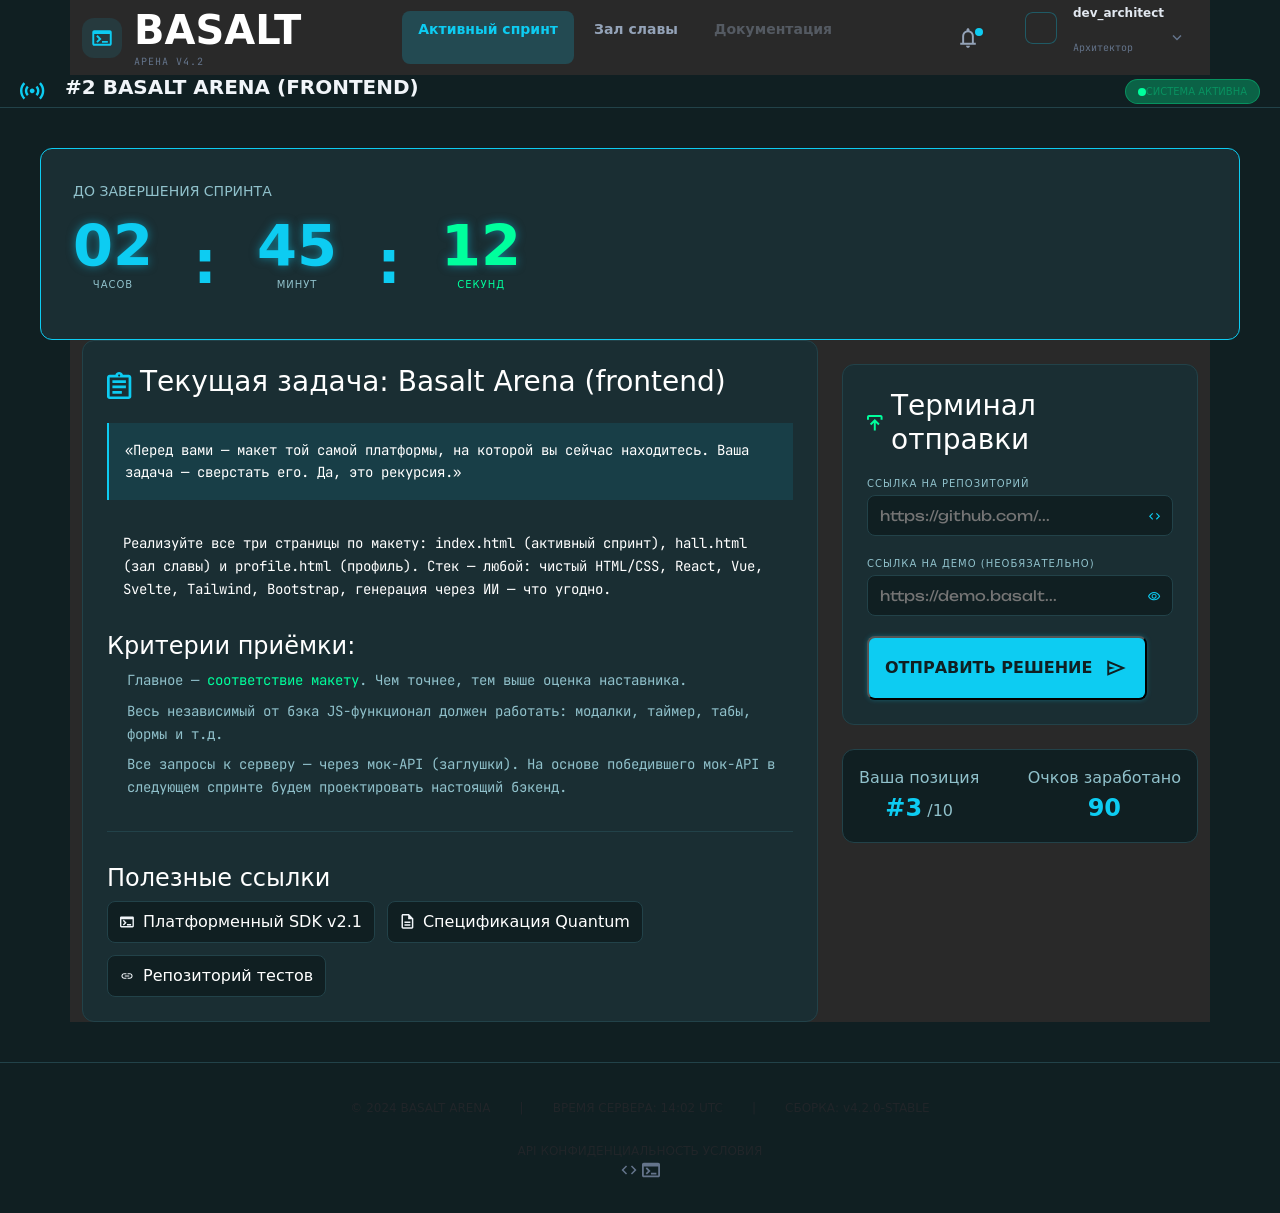
<file: temp/index.html>
<!DOCTYPE html>
<html lang="ru">

<head>
  <meta charset="UTF-8">
  <meta name="viewport" content="width=device-width, initial-scale=1.0">
  <link href="https://fonts.googleapis.com/css2?family=Space+Grotesk:wght@400;500;700&amp;display=swap"
    rel="stylesheet" />
  <link href="https://fonts.googleapis.com/css2?family=JetBrains+Mono:wght@400;700&amp;display=swap" rel="stylesheet" />
  <link rel="preconnect" href="https://fonts.googleapis.com">
  <link rel="preconnect" href="https://fonts.gstatic.com" crossorigin>
  <link href="https://fonts.googleapis.com/css2?family=Unbounded:wght@200..900&display=swap" rel="stylesheet">
  <title>Активный спринт</title>
  <link rel="stylesheet" href="./styles.css" />
  <link href="https://cdn.jsdelivr.net/npm/bootstrap@5.3.8/dist/css/bootstrap.min.css" rel="stylesheet"
    integrity="sha384-sRIl4kxILFvY47J16cr9ZwB07vP4J8+LH7qKQnuqkuIAvNWLzeN8tE5YBujZqJLB" crossorigin="anonymous">
</head>

<body>
  <!-- header -->
  <div class="container">
    <div class="branding">
      <div class="icon-wrapper">
        <img src="./img/svg-09341de1-80c2-4177-94df-70228614d6c0.svg" alt="Brand Icon" width="25" height="28" />
      </div>
      <div class="brand-details">
        <h1 class="brand-name">Basalt</h1>
        <p class="version">Арена v4.2</p>
      </div>
    </div>
    <nav class="navigation">
      <div class="nav-item active">
        <p class="nav-text">Активный спринт</p>
      </div>
      <div class="nav-item">
        <p class="nav-text">Зал славы</p>
      </div>
      <div class="nav-item disabled">
        <p class="nav-text">Документация</p>
      </div>
    </nav>
    <div class="profile">
      <div class="notification-icon">
        <img src="./img/svg-4564b526-7ba7-451a-90e8-8640dab18f21.svg" alt="Notification Icon" width="25" height="28" />
        <img src="./img/svg-2b69e2f5-2ad8-48fc-afba-3feb8ea6c33b.svg" alt="Notification Badge" width="12" height="12"
          class="notification-badge" />
      </div>
      <div class="user-details">
        <img src="./img/svg-72cdfcd8-0fa6-46d5-bda2-29606cb4b0ba.svg" alt="User Avatar" width="56" height="56" />
        <div class="user-info">
          <p class="username">dev_architect</p>
          <p class="role">Архитектор</p>
        </div>
        <div class="user-action-icon">
          <img src="./img/svg-7615d3db-48c6-4a1d-9e80-f2c956b7babb.svg" alt="User Action" width="18" height="22" />
        </div>
      </div>
    </div>
  </div>
  <!-- //header -->


  <!-- 1  -->

  <header class="header">
    <div class="header-content">
      <div class="branding">
        <div class="logo">
          <img src="./img/baf.svg" alt="Logo" />
        </div>
        <div class="branding-text">
          <h2 class="title">#2 BASALT ARENA (FRONTEND)</h2>
        </div>
      </div>
      <div class="status">
        <div class="status-icon">
          <img src="./img/green-dot.svg" alt="Status Icon" />
        </div>
        <span class="status-text">Система активна</span>
      </div>
    </div>
  </header>

  <main class="main-content">
    <section class="sprint-timer">
      <div class="sprint-timer-overlay"></div>
      <div class="timer-details">
        <p class="timer-label">До завершения спринта</p>
        <div class="timer">
          <div class="hours">
            <span class="timer-value">02</span>
            <span class="timer-unit">Часов</span>
          </div>
          <div class="separator">:</div>
          <div class="minutes">
            <span class="timer-value">45</span>
            <span class="timer-unit">Минут</span>
          </div>
          <div class="separator">:</div>
          <div class="seconds">
            <span class="timer-value timer-end-unit">12</span>
            <span class="timer-unit timer-end-unit">Секунд</span>
          </div>
        </div>
      </div>
    </section>


    <div class="container">
      <div class="row">
        <div class="col-sm-12 col-md-12 col-lg-8">

          <section class="current-task">
            <div class="task-header">
              <div class="task-icon">
                <img src="./img/task-icon.svg" alt="Task Icon" />
              </div>
              <h3>Текущая задача: Basalt Arena (frontend)</h3>
            </div>
            <div class="task-details">
              <p class="task-description">
                «Перед вами — макет той самой платформы, на которой вы сейчас
                находитесь. Ваша задача — сверстать его. Да, это рекурсия.»
              </p>
              <p class="task-instruction">
                Реализуйте все три страницы по макету: index.html (активный спринт),
                hall.html (зал славы) и profile.html (профиль). Стек — любой: чистый
                HTML/CSS, React, Vue, Svelte, Tailwind, Bootstrap, генерация через
                ИИ — что угодно.
              </p>
              <h4 class="acceptance-criteria-title">Критерии приёмки:</h4>
              <ul class="acceptance-criteria">
                <li>
                  Главное — <span class="color-span"> соответствие макету</span>. Чем точнее, тем выше оценка
                  наставника.
                </li>
                <li>
                  Весь независимый от бэка JS-функционал должен работать: модалки,
                  таймер, табы, формы и т.д.
                </li>
                <li>
                  Все запросы к серверу — через мок-API (заглушки). На основе
                  победившего мок-API в следующем спринте будем проектировать
                  настоящий бэкенд.
                </li>
              </ul>
              <section class="useful-links">
                <h4>Полезные ссылки</h4>
                <div class="links">
                  <div class="link-item">
                    <div class="link-icon">
                      <img src="./img/sdk-icon.svg" alt="SDK Icon" />
                    </div>
                    <span>Платформенный SDK v2.1</span>
                  </div>
                  <div class="link-item">
                    <div class="link-icon">
                      <img src="./img/Quantum-Icon.svg" alt="Quantum Icon" />
                    </div>
                    <span>Спецификация Quantum</span>
                  </div>
                  <div class="link-item">
                    <div class="link-icon">
                      <img src="./img/Tests-Icon.svg" alt="Tests Icon" />
                    </div>
                    <span>Репозиторий тестов</span>
                  </div>
                </div>
              </section>
            </div>
          </section>

        </div>

        <div class="col-sm-12 col-md-12 col-lg-4">

          <section class="submission-terminal">
            <div class="submission-header">
              <div class="submission-icon">
                <img src="./img/Terminal-Icon.svg" alt="Terminal Icon" />
              </div>
              <h3>Терминал отправки</h3>
            </div>
            <form class="submission-form">
              <div class="field-group">
                <label>Ссылка на репозиторий</label>
                <div class="input-container">
                  <input type="url" placeholder="https://github.com/..." />
                  <span class="input-icon">
                    <img src="./img/Repo-Icon.svg" alt="Repo Icon" />
                  </span>
                </div>
              </div>
              <div class="field-group">
                <label>Ссылка на демо (необязательно)</label>
                <div class="input-container">
                  <input type="url" placeholder="https://demo.basalt..." />
                  <span class="input-icon">
                    <img src="./img/Demo-Icon.svg" alt="Demo Icon" />
                  </span>
                </div>
              </div>
              <button type="submit" class="submit-button">
                <span>Отправить решение</span>
                <span class="submit-icon"><img src="./img/Send-Icon.svg" alt="Send Icon" /></span>
              </button>
            </form>
          </section>

          <section class="player-rank">
            <div class="rank-entry">
              <div class="position-label">Ваша позиция</div>
              <div class="position-value">
                <span>#3</span>
                <span>/10</span>
              </div>
            </div>
            <div class="point-entry">
              <div class="points-label">Очков заработано</div>
              <div class="points-value">90</div>
            </div>
          </section>

        </div>
      </div>

  </main>

  <footer class="footer">
    <div class="footer-content">
      <div class="footer-info">
        <span>© 2024 BASALT ARENA</span>
        <span>|</span>
        <span>ВРЕМЯ СЕРВЕРА: 14:02 UTC</span>
        <span>|</span>
        <span>СБОРКА: v4.2.0-STABLE</span>
      </div>
      <div class="footer-links">
        <span>API</span>
        <span>КОНФИДЕНЦИАЛЬНОСТЬ</span>
        <span>УСЛОВИЯ</span>
        <div class="social-icons">
          <img src="./img/Social-Icon-1.svg" alt="Social Icon 1" />
          <img src="./img/Social-Icon-2.svg" alt="Social Icon 2" />
        </div>
      </div>
    </div>
  </footer>


  <!-- //1 -->


  <script src="https://cdn.jsdelivr.net/npm/bootstrap@5.3.8/dist/js/bootstrap.bundle.min.js"
    integrity="sha384-FKyoEForCGlyvwx9Hj09JcYn3nv7wiPVlz7YYwJrWVcXK/BmnVDxM+D2scQbITxI"
    crossorigin="anonymous"></script>
</body>



</html>
</file>
<file: temp/styles.css>
:root {
  --color-cyan-10: #101f22;
  --color-cyan-15: #1a2e33;
  --color-cyan-21: #224249;
  --color-cyan-50: #0dccf2;
  --color-cyan-68: #90c1cb;
  --color-spring-green-50: rgba(0, 255, 157, 0.3);
  /* #00ff9d*/
  --color-white-solid: #ffffff;
  --color-grey-46: #6b7280;
  --color-grey-96: #f1f5f9;
}

/*  */

body {
  background-color: #f5f5f5;
  font-family: "Unbounded", sans-serif;
  color: #333;
  margin: 0;
  padding: 0;
  /*  */

  margin: 0;
  background: linear-gradient(0deg,
      var(--color-cyan-10) 0%,
      var(--color-cyan-10) 100%);
  font-family: "Unbounded", sans-serif;
  color: var(--color-grey-96);
}

.container {
  display: flex;
  justify-content: space-between;
  align-items: center;
  padding: 0 40px;
  height: 100%;
  width: 100%;
  background-color: #292929;
  color: white;
}

.branding {
  display: flex;
  align-items: center;
  gap: 12px;
}

.icon-wrapper {
  width: 40px;
  height: 40px;
  display: flex;
  justify-content: center;
  align-items: center;
  background-color: rgba(13, 204, 242, 0.1);
  border-radius: 12px;
}

.brand-details .brand-name {
  font-weight: 700;
  text-transform: uppercase;
  margin: 0;
}

.brand-details .version {
  font-size: 10px;
  color: #64748b;
  margin: 0;
  line-height: 15px;
  font-family: "JetBrains Mono", monospace;
  text-transform: uppercase;
  letter-spacing: 1px;
}

.navigation {
  display: flex;
  align-items: center;
  gap: 4px;
}

.nav-item {
  padding: 8px 16px;
  border-radius: 8px;
  /* background-color: rgba(13, 204, 242, 0.1); */
  font-size: 14px;
  font-weight: 700;
  color: #94A3B8;
}

.nav-item:first-child {

  background-color: rgba(13, 204, 242, 0.1);

}

.nav-item.active {
  color: #0dccf2;
  background-color: rgba(13, 204, 242, 0.2);
}

.nav-item.disabled {
  opacity: 0.4;
}

.profile {
  display: flex;
  gap: 12px;
  align-items: center;
}

.notification-icon {
  position: relative;
  width: 40px;
  height: 40px;
  display: flex;
  justify-content: center;
  align-items: center;
}

.notification-badge {
  position: absolute;
  top: 8px;
  left: 24px;
}

.user-details {
  display: flex;
  align-items: center;
  gap: 4px;
  padding: 4px 12px;
}

.user-info {
  display: flex;
  flex-direction: column;
  gap: 2px;
}

.username {
  font-size: 12px;
  font-weight: 700;
  color: #e2e8f0;
}

.role {
  font-size: 10px;
  color: #64748b;
  font-family: "JetBrains Mono", monospace;
  line-height: 15px;
}

.user-action-icon {
  padding-top: 3px;
  padding-bottom: 3px;
}

@media (max-width: 768px) {
  .container {
    flex-direction: column;
    align-items: flex-start;
  }

  .navigation {
    margin-top: 10px;
  }

  .profile {
    margin-top: 10px;
  }
}

/* 1 */


.header {
  background: var(--color-cyan-10);
  border-bottom: 1px solid var(--color-cyan-21);
  display: flex;
  justify-content: center;
  padding: 0 20px;
}

.header-content {
  max-width: 1400px;
  display: flex;
  justify-content: space-between;
  align-items: center;
  width: 100%;
}

.branding {
  display: flex;
  align-items: center;
}

.logo img {
  width: 25px;
  height: 28px;
}

.branding-text .title {
  font-size: 20px;
  font-weight: 700;
  margin-left: 8px;
  color: var(--color-grey-96);
}

.status {
  display: flex;
  align-items: center;
  background: var(--color-spring-green-50, rgba(0, 255, 157, 0.1));
  border-radius: 9999px;
  border: 1px solid var(--color-spring-green-50, rgba(0, 255, 157, 0.3));
  padding: 4px 12px;
  line-height: 15px;
  font-size: 10px;
  text-transform: uppercase;
  color: var(--color-spring-green-50);
}

.main-content {
  max-width: 1400px;
  margin: 0 auto;
  padding: 40px;
}

.sprint-timer {
  position: relative;
  background: var(--color-cyan-15, rgba(26, 46, 50, 0.3));
  border-radius: 12px;
  border: 1px solid var(--color-cyan-50, rgba(13, 204, 242, 0.2));
  padding: 32px;
  overflow: hidden;
}

.sprint-timer-overlay {
  position: absolute;
  left: 1px;
  top: 1px;
  width: calc(100% - 2px);
  height: 183px;
  /* background: linear-gradient(
    90deg,
    var(--color-cyan-50, rgba(13, 204, 242, 0.05)) 0%,
    var(--color-cyan-50, rgba(13, 204, 242, 0)) 50%,
    var(--color-cyan-50, rgba(13, 204, 242, 0.05)) 100%
  ); */
}

.timer-details {
  position: relative;
  z-index: 1;
}

.timer-label {
  font-size: 14px;
  line-height: 20px;
  text-transform: uppercase;
  color: var(--color-cyan-68);
}

.timer {
  display: flex;
  gap: 40px;
}

.timer .hours,
.timer .minutes,
.timer .seconds {
  display: flex;
  flex-direction: column;
  text-align: center;
}

.timer .separator {
  font-size: 60px;
  font-weight: 700;
  color: var(--color-cyan-50, rgba(13, 204, 242, 0.3));
}

.timer-value {
  font-size: 57.5px;
  font-weight: 700;
  line-height: 60px;
  text-shadow: 0px 0px 10px rgba(13, 204, 242, 0.5);
  color: var(--color-cyan-50);
}

.timer-unit {
  font-size: 10px;
  line-height: 15px;
  letter-spacing: 1px;
  text-transform: uppercase;
  color: var(--color-cyan-68);
}

.timer-end-unit {
  color: #00FF9D;
}

.current-task {
  background: var(--color-cyan-15);
  border-radius: 12px;
  border: 1px solid var(--color-cyan-21);
  padding: 24px;
}

.task-header {
  display: flex;
  align-items: center;
  gap: 8px;
}

.task-icon img {
  width: 25px;
  height: 28px;
}

.task-details {
  margin-top: 16px;
}


.task-description {
  border-left: 2px solid var(--color-cyan-50);
  background: #0DCCF21A;

}

.task-description,
.task-instruction {
  /* background: var(--color-cyan-50, rgba(13, 204, 242, 0.1)); */

  padding: 16px;
  font-family: "JetBrains Mono", monospace;
  font-size: 14px;
  line-height: 22.75px;
  color: var(--color-white-solid);
}

.acceptance-criteria {
  list-style: none;
  padding-left: 20px;
  margin: 0;
}

.acceptance-criteria li {
  margin-bottom: 8px;
  font-family: "JetBrains Mono", monospace;
  font-size: 14px;
  line-height: 22.75px;
  color: var(--color-cyan-68);
}

.useful-links {
  border-top: 1px solid var(--color-cyan-21);
  margin-top: 32px;
  padding-top: 32px;
}

.links {
  display: flex;
  flex-wrap: wrap;
  gap: 12px;
}

.link-item {
  display: flex;
  align-items: center;
  background: var(--color-cyan-10);
  border-radius: 8px;
  border: 1px solid var(--color-cyan-21);
  padding: 8px 12px;
}

.link-icon img {
  width: 15px;
  height: 16px;
  margin-right: 8px;
}

.submission-terminal {
  background: var(--color-cyan-15);
  border-radius: 12px;
  border: 1px solid var(--color-cyan-21);
  padding: 24px;
  margin-top: 24px;
}

.submission-header {
  display: flex;
  align-items: center;
  gap: 8px;
}

.submission-header h3 {
  margin: 0;
}

.submission-form {
  margin-top: 20px;
}

.field-group {
  margin-bottom: 20px;
}

.field-group label {
  font-size: 10px;
  line-height: 15px;
  letter-spacing: 1px;
  text-transform: uppercase;
  color: var(--color-cyan-68);
  margin-bottom: 4px;
  display: block;
}

.input-container {
  position: relative;
}

.input-container input {
  width: 100%;
  border-radius: 8px;
  border: 1px solid var(--color-cyan-21);
  padding: 9px 12px;
  background: var(--color-cyan-10);
  color: var(--color-grey-46);
  font-family: "Unbounded", sans-serif;
  font-size: 14px;
  font-weight: 400;
}

.input-icon {
  position: absolute;
  right: 12px;
  top: 50%;
  transform: translateY(-50%);
}

.submit-button {
  display: inline-flex;
  align-items: center;
  justify-content: center;
  gap: 12px;
  background: var(--color-cyan-50);
  padding: 16px;
  box-shadow: 0px 0px 5px rgba(13, 204, 242, 0.3);
  border-radius: 8px;
  color: var(--color-cyan-10);
  font-size: 16px;
  font-weight: 700;
  text-transform: uppercase;
  cursor: pointer;
}

.submit-icon img {
  width: 25px;
  height: 28px;
}

.player-rank {
  background: var(--color-cyan-10);
  border-radius: 12px;
  border: 1px solid var(--color-cyan-21);
  padding: 16px;
  margin-top: 24px;
  display: flex;
  justify-content: space-between;
  align-items: center;
}

.rank-entry,
.point-entry {
  text-align: center;
  color: var(--color-cyan-68);
}

.rank-entry span:first-of-type,
.point-entry .points-value {
  font-size: 24px;
  font-weight: 700;
  color: var(--color-cyan-50);
}

.footer {
  background: var(--color-cyan-10);
  border-top: 1px solid var(--color-cyan-21);
  padding: 32px 40px;
  text-align: center;
  color: var(--color-azure-47);
}

.footer-info span {
  margin: 0 12px;
  font-size: 12px;
  line-height: 16px;
}

.footer-links {
  margin-top: 24px;
  font-size: 12px;
  line-height: 16px;
}

.footer-links .social-icons img {
  width: 18px;
  height: 22px;
}

.color-span{
  color: #00FF9D;
}


/*  */
/*  */
</file>
